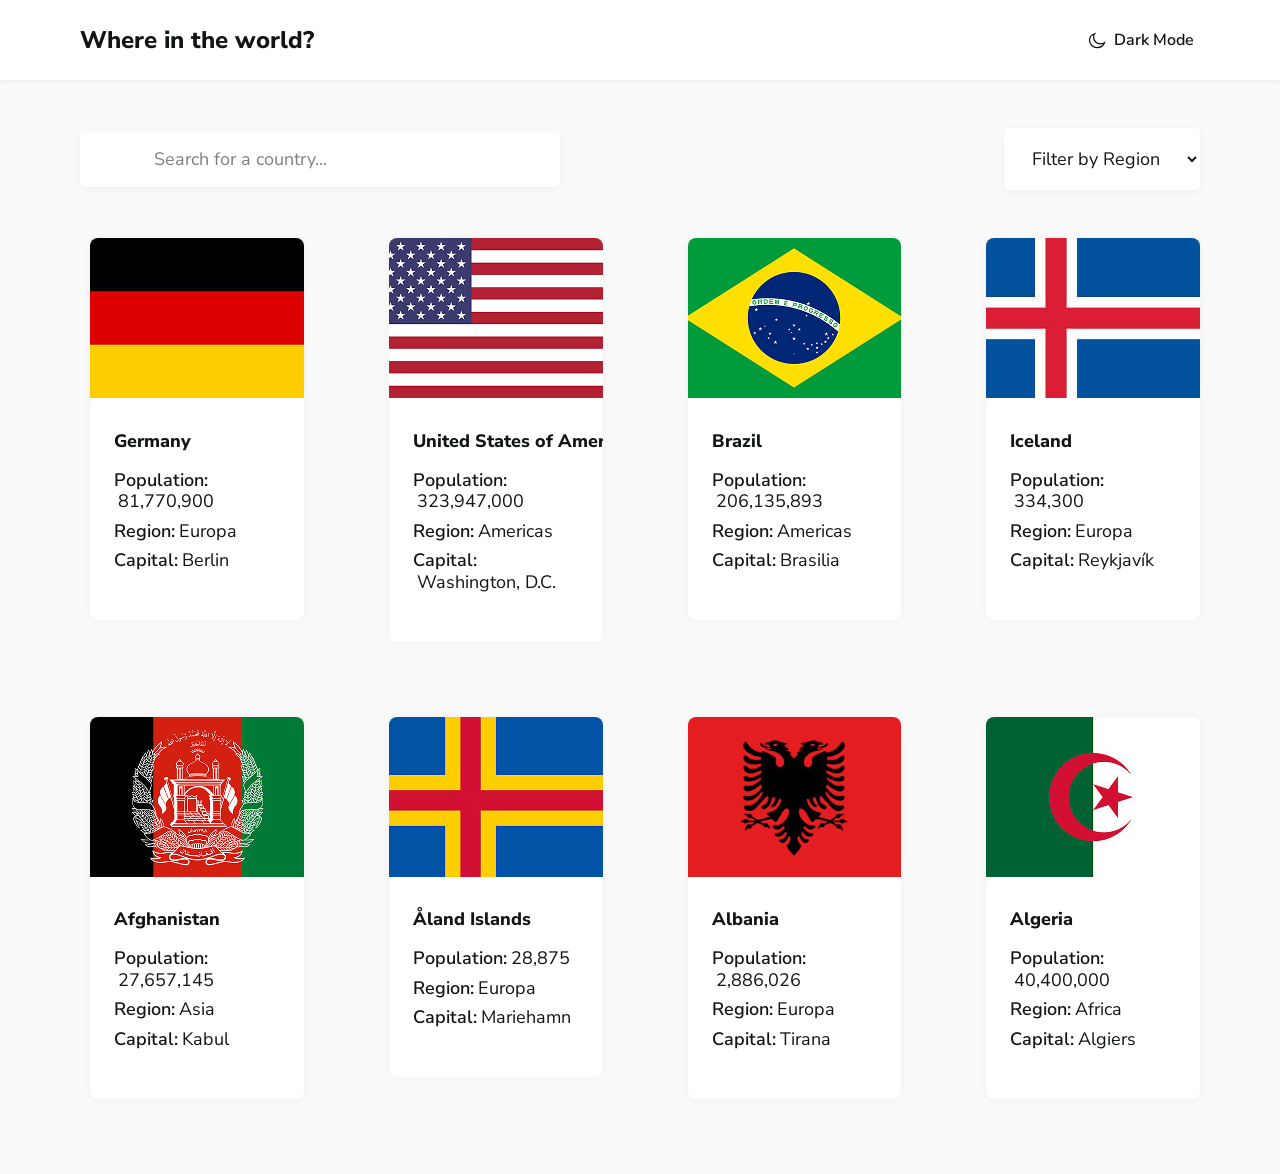
<file: index.html>
<!DOCTYPE html>
<html lang="en">
<head>
  <meta charset="UTF-8">
  <meta name="viewport" content="width=device-width, initial-scale=1.0">
  <title>Countries</title>
  <!-- META-TEG -->
  <meta name="author" content="Farrux Djalilov">
  <meta name="description" content="Information about this project country">
  <meta name="keywords" content="country">
  <!-- Font -->
  <link rel="preconnect" href="https://fonts.googleapis.com">
  <link rel="preconnect" href="https://fonts.gstatic.com" crossorigin>
  <link href="https://fonts.googleapis.com/css2?family=Nunito+Sans:ital,opsz,wght@0,6..12,200..1000;1,6..12,200..1000&display=swap" rel="stylesheet">
  <!-- Stylesheets -->
  <link rel="stylesheet" href="./asset/css/normalize.css">
  <link rel="stylesheet" href="./asset/css/styles.css">
</head>
<body>

  <!-- HEADER -->
   <header class="index-header">
    <div class="header-container flex-between container">
      <a class="site-header-logo" href="index.html">Where in the world?</a>
      <button class="site-header-toggler">
        <span class="site-header-toggler-inner">
          <svg class="site-header-toggler-inner-img" xmlns="http://www.w3.org/2000/svg" width="20" height="20"><path fill="#fff" fill-rule="evenodd" stroke="currentColor" stroke-width="1.25" d="M12.553 11.815c-3.884 0-7.034-2.887-7.034-6.447 0-1.343.448-2.586 1.212-3.618C3.691 2.695 1.5 5.331 1.5 8.438c0 3.9 3.45 7.062 7.704 7.062 3.389 0 6.266-2.007 7.296-4.796a7.458 7.458 0 0 1-3.947 1.111Z" clip-rule="evenodd"/></svg>
          <span class="site-header-toggler-inner-text">Dark Mode</span>
        </span>
      </button>
    </div>
   </header>

   <!-- MAIN -->
    <main class="main-content">
        <div class="container">
          <section>
            <!-- <h2>Filters</h2> -->
            <form class="filters" action="https://echo.htmlacademy.ru" method="GET">
              <input class="filters-search-input" placeholder="Search for a country..." name="search" type="text" aria-label="Country name" required>
              <select class="filters-region-select" name="region" aria-label="Region Lists">
                <option value="Filter by Region" selected disabled>Filter by Region</option>
                <option>Africa</option>
                <option>America</option>
                <option>Asia</option>
                <option>Europe</option>
                <option>Oceania</option>
              </select>
            </form>
          </section>

          <!-- Countries -->

          <section class="index-countries">
            <!-- <h2>Countries</h2> -->
             <ul class="index-countries-list">
              <li class="index-countries-item">
                <div class="index-country">
                  <img class="index-country-img" src="./asset/image/flag-germany.jpg" width="264" height="160" alt="Germany flag" srcset="./asset/image/flag-germany.jpg 1x, ./asset/image/flag-germany@2x.jpg 2x">
                  <div class="index-country-content">
                    <h3 class="index-country-name">
                      <a class="index-country-link" href="cuntry-page.html">Germany</a>
                    </h3>
                    <dl class="index-country-details">
                      <div class="index-country-details-item">
                        <dt class="index-country-details-title">Population:</dt>
                        <dd class="index-country-details-value">81,770,900</dd>
                      </div>
                      <div class="index-country-details-item">
                        <dt class="index-country-details-title">Region:</dt>
                        <dd class="index-country-details-value">Europa</dd>
                      </div>
                      <div class="index-country-details-item">
                        <dt class="index-country-details-title">Capital:</dt>
                        <dd class="index-country-details-value">Berlin</dd>
                      </div>
                    </dl>
                  </div>
                </div>
              </li>
              <li class="index-countries-item">
                <div class="index-country">
                  <img class="index-country-img" src="./asset/image/flag-america.jpg" width="264" height="160" alt="America flag" srcset="./asset/image/flag-america.jpg 1x, ./asset/image/flag-america@2x.jpg 2x">
                  <div class="index-country-content">
                    <h3 class="index-country-name">
                      <a class="index-country-link" href="cuntry-page.html">United States of America</a>
                    </h3>
                    <dl class="index-country-details">
                      <div class="index-country-details-item">
                        <dt class="index-country-details-title">Population:</dt>
                        <dd class="index-country-details-value">323,947,000</dd>
                      </div>
                      <div class="index-country-details-item">
                        <dt class="index-country-details-title">Region:</dt>
                        <dd class="index-country-details-value">Americas</dd>
                      </div>
                      <div class="index-country-details-item">
                        <dt class="index-country-details-title">Capital:</dt>
                        <dd class="index-country-details-value">Washington, D.C.</dd>
                      </div>
                    </dl>
                  </div>
                </div>
              </li>
              <li class="index-countries-item">
                <div class="index-country">
                  <img class="index-country-img" src="./asset/image/flag-brazil.jpg" width="264" height="160" alt="Brazil flag" srcset="./asset/image/flag-brazil.jpg 1x, ./asset/image/flag-brazil@2x.jpg 2x">
                  <div class="index-country-content">
                    <h3 class="index-country-name">
                      <a class="index-country-link" href="cuntry-page.html">Brazil</a>
                    </h3>
                    <dl class="index-country-details">
                      <div class="index-country-details-item">
                        <dt class="index-country-details-title">Population:</dt>
                        <dd class="index-country-details-value">206,135,893</dd>
                      </div>
                      <div class="index-country-details-item">
                        <dt class="index-country-details-title">Region:</dt>
                        <dd class="index-country-details-value">Americas</dd>
                      </div>
                      <div class="index-country-details-item">
                        <dt class="index-country-details-title">Capital:</dt>
                        <dd class="index-country-details-value">Brasilia</dd>
                      </div>
                    </dl>
                  </div>
                </div>
              </li>
              <li class="index-countries-item">
                <div class="index-country">
                  <img class="index-country-img" src="./asset/image/flag-island.jpg" width="264" height="160" alt="Island flag" srcset="./asset/image/flag-island.jpg 1x, ./asset/image/flag-island@2x.jpg 2x">
                  <div class="index-country-content">
                    <h3 class="index-country-name">
                      <a class="index-country-link" href="cuntry-page.html">Iceland</a>
                    </h3>
                    <dl class="index-country-details">
                      <div class="index-country-details-item">
                        <dt class="index-country-details-title">Population:</dt>
                        <dd class="index-country-details-value">334,300</dd>
                      </div>
                      <div class="index-country-details-item">
                        <dt class="index-country-details-title">Region:</dt>
                        <dd class="index-country-details-value">Europa</dd>
                      </div>
                      <div class="index-country-details-item">
                        <dt class="index-country-details-title">Capital:</dt>
                        <dd class="index-country-details-value">Reykjavík</dd>
                      </div>
                    </dl>
                  </div>
                </div>
              </li>
              <li class="index-countries-item">
                <div class="index-country">
                  <img class="index-country-img" src="./asset/image/flag-afghanistan.jpg" width="264" height="160" alt="Afghanistan flag" srcset="./asset/image/flag-afghanistan.jpg 1x, ./asset/image/flag-afghanistan@2x.jpg 2x">
                  <div class="index-country-content">
                    <h3 class="index-country-name">
                      <a class="index-country-link" href="cuntry-page.html">Afghanistan</a>
                    </h3>
                    <dl class="index-country-details">
                      <div class="index-country-details-item">
                        <dt class="index-country-details-title">Population:</dt>
                        <dd class="index-country-details-value">27,657,145</dd>
                      </div>
                      <div class="index-country-details-item">
                        <dt class="index-country-details-title">Region:</dt>
                        <dd class="index-country-details-value">Asia</dd>
                      </div>
                      <div class="index-country-details-item">
                        <dt class="index-country-details-title">Capital:</dt>
                        <dd class="index-country-details-value">Kabul</dd>
                      </div>
                    </dl>
                  </div>
                </div>
              </li>
              <li class="index-countries-item">
                <div class="index-country">
                  <img class="index-country-img" src="./asset/image/flag-aland.jpg" width="264" height="160" alt="Island flag" srcset="./asset/image/flag-aland.jpg 1x, ./asset/image/flag-aland@2x.jpg 2x">
                  <div class="index-country-content">
                    <h3 class="index-country-name">
                      <a class="index-country-link" href="cuntry-page.html">Åland Islands</a>
                    </h3>
                    <dl class="index-country-details">
                      <div class="index-country-details-item">
                        <dt class="index-country-details-title">Population:</dt>
                        <dd class="index-country-details-value">28,875</dd>
                      </div>
                      <div class="index-country-details-item">
                        <dt class="index-country-details-title">Region:</dt>
                        <dd class="index-country-details-value">Europa</dd>
                      </div>
                      <div class="index-country-details-item">
                        <dt class="index-country-details-title">Capital:</dt>
                        <dd class="index-country-details-value">Mariehamn</dd>
                      </div>
                    </dl>
                  </div>
                </div>
              </li>
              <li class="index-countries-item">
                <div class="index-country">
                  <img class="index-country-img" src="./asset/image/albania.jpg" width="264" height="160" alt="Albania flag" srcset="./asset/image/albania.jpg 1x, ./asset/image/albania@2x.jpg 2x">
                  <div class="index-country-content">
                    <h3 class="index-country-name">
                      <a class="index-country-link" href="cuntry-page.html">Albania</a>
                    </h3>
                    <dl class="index-country-details">
                      <div class="index-country-details-item">
                        <dt class="index-country-details-title">Population:</dt>
                        <dd class="index-country-details-value">2,886,026</dd>
                      </div>
                      <div class="index-country-details-item">
                        <dt class="index-country-details-title">Region:</dt>
                        <dd class="index-country-details-value">Europa</dd>
                      </div>
                      <div class="index-country-details-item">
                        <dt class="index-country-details-title">Capital:</dt>
                        <dd class="index-country-details-value">Tirana</dd>
                      </div>
                    </dl>
                  </div>
                </div>
              </li>
              <li class="index-countries-item">
                <div class="index-country">
                  <img class="index-country-img" src="./asset/image/algeria.jpg" width="264" height="160" alt="Algeria flag" srcset="./asset/image/algeria.jpg 1x, ./asset/image/algeria@2x.jpg 2x">
                  <div class="index-country-content">
                    <h3 class="index-country-name">
                      <a class="index-country-link" href="cuntry-page.html">Algeria</a>
                    </h3>
                    <dl class="index-country-details">
                      <div class="index-country-details-item">
                        <dt class="index-country-details-title">Population:</dt>
                        <dd class="index-country-details-value">40,400,000</dd>
                      </div>
                      <div class="index-country-details-item">
                        <dt class="index-country-details-title">Region:</dt>
                        <dd class="index-country-details-value">Africa</dd>
                      </div>
                      <div class="index-country-details-item">
                        <dt class="index-country-details-title">Capital:</dt>
                        <dd class="index-country-details-value">Algiers</dd>
                      </div>
                    </dl>
                  </div>
                </div>
              </li>
             </ul>
          </section>
      </div>
    </main>
  <!-- JS FILE -->
   <script src="./asset/js/main.js"></script>
</body>
</html>
</file>
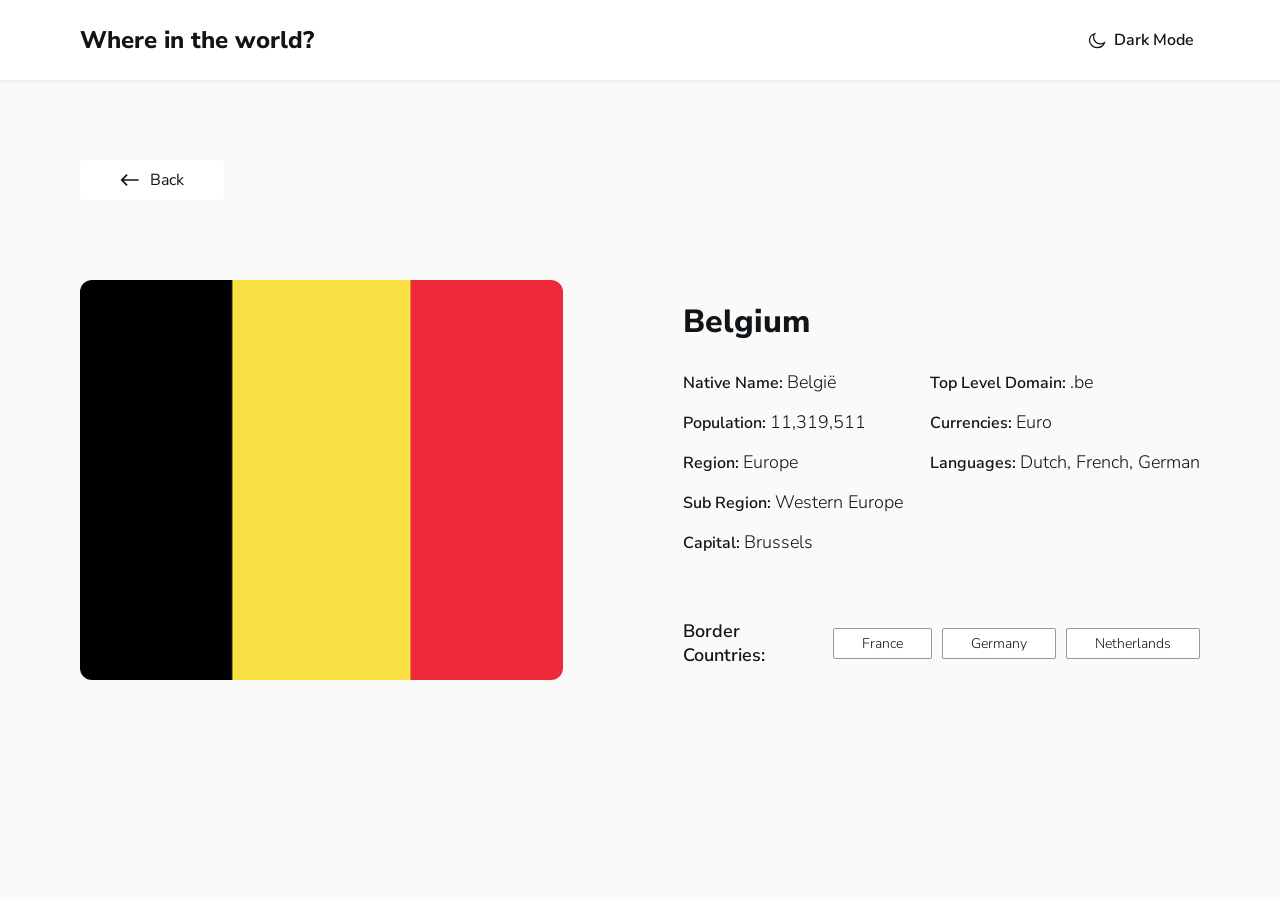
<file: cuntry-page.html>
<!DOCTYPE html>
<html lang="en">
<head>
  <meta charset="UTF-8">
  <meta name="viewport" content="width=device-width, initial-scale=1.0">
  <title>Countries</title>
  <!-- META-TEG -->
  <meta name="author" content="Farrux Djalilov">
  <meta name="description" content="Information about this project country">
  <meta name="keywords" content="country">
  <!-- Font -->
  <link rel="preconnect" href="https://fonts.googleapis.com">
  <link rel="preconnect" href="https://fonts.gstatic.com" crossorigin>
  <link href="https://fonts.googleapis.com/css2?family=Nunito+Sans:ital,opsz,wght@0,6..12,200..1000;1,6..12,200..1000&display=swap" rel="stylesheet">
  <!-- Stylesheets -->
  <link rel="stylesheet" href="./asset/css/normalize.css">
  <link rel="stylesheet" href="./asset/css/styles.css">
</head>
<body>

  <!-- HEADER -->
   <header class="index-header">
    <div class="header-container flex-between container">
      <a class="site-header-logo" href="index.html">Where in the world?</a>
      <button class="site-header-toggler">
        <span class="site-header-toggler-inner">
          <svg class="site-header-toggler-inner-img" xmlns="http://www.w3.org/2000/svg" width="20" height="20"><path fill="#fff" fill-rule="evenodd" stroke="currentColor" stroke-width="1.25" d="M12.553 11.815c-3.884 0-7.034-2.887-7.034-6.447 0-1.343.448-2.586 1.212-3.618C3.691 2.695 1.5 5.331 1.5 8.438c0 3.9 3.45 7.062 7.704 7.062 3.389 0 6.266-2.007 7.296-4.796a7.458 7.458 0 0 1-3.947 1.111Z" clip-rule="evenodd"/></svg>
          <span class="site-header-toggler-inner-text">Dark Mode</span>
        </span>
      </button>
    </div>
   </header>

   <!-- MAIN -->
    <main class="main-content main-content-inner">
        <div class="container">
          <a class="contry-page-back-link" href="index.html">
            <svg class="contry-page-back-icon" width="20" height="20" viewBox="0 0 20 20" xmlns="http://www.w3.org/2000/svg">
              <g id="call-made">
              <path id="Shape" fill-rule="evenodd" clip-rule="evenodd" d="M6.46447 4.10744L7.64298 5.28596L3.75389 9.17504L18.6031 9.17504L18.6031 10.825L3.75389 10.825L7.64298 14.714L6.46447 15.8926L0.57191 10L6.46447 4.10744Z" fill="currentColor"/>
              </g>
              </svg>
            <span class="contry-page-back-text">Back</span>
          </a>

          <!-- COUNTRY-FLAG-INFO -->

          <section class="contry-page-info-flag">
            <img class="contry-page-flag-image" src="./asset/image/flag-belgium.jpg" alt="Belgium flag" width="560" height="400" srcset="./asset/image/flag-belgium.jpg 1x, ./asset/image/flag-belgium@2x.jpg 2x">

            <!-- COUNTRY-PAGE INFO -->

            <div class="country-page-info">
              <h1 class="country-page-title">Belgium</h1>
              <div class="country-page-dls-wrapper">
                <dl class="contry-page-details">
                  <div class="country-page-details-item">
                    <dt class="country-page-details-title">Native Name:</dt>
                    <dd class="contry-page-details-value">België</dd>
                  </div>
                  <div class="country-page-details-item">
                    <dt class="country-page-details-title">Population:</dt>
                    <dd class="contry-page-details-value">11,319,511</dd>
                  </div>
                  <div class="country-page-details-item">
                    <dt class="country-page-details-title">Region:</dt>
                    <dd class="contry-page-details-value">Europe</dd>
                  </div>
                  <div class="country-page-details-item">
                    <dt class="country-page-details-title">Sub Region:</dt>
                    <dd class="contry-page-details-value">Western Europe</dd>
                  </div>
                  <div class="country-page-details-item">
                    <dt class="country-page-details-title">Capital:</dt>
                    <dd class="contry-page-details-value">Brussels</dd>
                  </div>
                </dl>
                <dl class="contry-page-details">
                  <div class="country-page-details-item">
                    <dt class="country-page-details-title">Top Level Domain:</dt>
                    <dd class="contry-page-details-value">.be</dd>
                  </div>
                  <div class="country-page-details-item">
                    <dt class="country-page-details-title">Currencies:</dt>
                    <dd class="contry-page-details-value">Euro</dd>
                  </div>
                  <div class="country-page-details-item">
                    <dt class="country-page-details-title">Languages:</dt>
                    <dd class="contry-page-details-value">Dutch, French, German</dd>
                  </div>
                </dl>
              </div>
              <div class="country-page-border-countries">
                <h2 class="country-page-border-countries-heading">Border Countries:</h2>
                <div class="country-page-border-countries-list">
                  <a class="country-page-border-countries-link" href="country.html">France</a>
                  <a class="country-page-border-countries-link" href="country.html">Germany</a>
                  <a class="country-page-border-countries-link" href="country.html">Netherlands</a>
                </div>
              </div>
            </div>
          </section>
        </div>
    </main>
  <!-- JS FILE -->
   <script src="./asset/js/main.js"></script>
</body>
</html>
</file>
<file: asset/css/styles.css>
/* VARIABLES */

:root {
  --font-primary: "Nunito Sans", Arial, sans-serif;
  --main-color: #111517;
  --main-color-80: rgba(17, 21, 23, .8);
  --main-color-60: rgba(17, 21, 23, .6);
  --body-bg: #FAFAFA;
  --text-color: #848484;
  --element-bg: #fff;
  --filters-color: #808080;
}

*:focus {
  outline: 2px dashed var(--main-color);
  outline-offset: 3px;
}

/* RESPONSIVE - HIDES */

.hide-desktop {
  display: block;
}
.hide-mobile {
  display: none;
}
a {
  white-space: nowrap;
  flex-shrink: 0;
}

/* UTILITY-CLASS */

.d-flex {
  display: flex;
}
.flex-center {
  display: flex;
  align-items: center;
  justify-content: center;
}
.flex-between {
  display: flex;
  align-items: center;
  justify-content: space-between;
}
.flex-items {
  display: flex;
  align-items: center;
}

/* Typography */

h1,
h2,
h3,
h4,
h5,
h6 {
  margin: 0;
  font-weight: 600;
  line-height: 1.2;
  color: var(--color-primary);
}

a {
  color: var(--link-color);
  text-decoration: none;
}

ul,
ol {
  list-style-type: none;
}

/* GLOBAL STYLES */

html {
  height: 100%;
  box-sizing: border-box;
  scroll-behavior: smooth;
}

*,
*::before,
*::after {
  box-sizing: inherit;
}

/* BODY */

body {
  padding: 0;
  margin: 0;
  font-size: 1.125rem;
  line-height: 1.2;
  font-family: var(--font-primary);
  min-height: 100vh;
  display: flex;
  flex-direction: column;
  background-color: var(--body-bg);
  transition: background-color .3s ease , color .3s ease;
}

.dark-mode {
  --main-color: #fff;
  --main-color-80: rgba(255, 255, 255, .8);
  --main-color-60: rgba(255, 255, 255, .6);
  --element-bg: #2B3844;
  --body-bg: #202C36;
  --filters-color: #fff;
}

img {
  max-width: 100%;
  height: auto;
}

/* CONTAINER */

.container {
  width: 100%;
  max-width: 1536px;
  padding-left: 80px;
  padding-right: 80px;
  margin-left: auto;
  margin-right: auto;
}

/* MAIN CONTENT */

.main-content {
  flex-grow: 1;
  padding-top: 48px;
  padding-bottom: 48px;
}
.main-content-inner {
  padding-top: 80px;
}


/* SITE START  */

/* HEADER */

.index-header {
  background-color: var(--element-bg);
  padding-top: 24px;
  padding-bottom: 24px;
  box-shadow: 0px 2px 4px 0px #0000000E;
  white-space: nowrap;
}
.header-container {
  padding: 0 80px;
}
.site-header-logo {
  font-size: 1.5rem;
  font-weight: 800;
  line-height: normal;
  transition: color .2s ease;
  color: var(--main-color);
}
.site-header-logo:hover {
  color: var(--main-color-80);
}
.site-header-logo:active {
  color: var(--main-color-60);
}
.site-header-toggler {
  border: 0;
  background-color: transparent;
  cursor: pointer;
}
.site-header-toggler:hover {
  opacity: 0.8;
}
.site-header-toggler:active {
  opacity: 0.6;
}
.site-header-toggler-inner {
  display: flex;
  align-items: center;
  color: var(--main-color);
}
.site-header-toggler-inner-img {
  width: 20px;
  height: 20px;
  object-fit: contain;
  margin-top: 3px;
}
.site-header-toggler-inner-text {
  font-size: 1rem;
  line-height: normal;
  font-weight: 600;
  margin-left: 6px;
}
/* MAIN */

.formation-container {
  margin-top: 48px;
  margin-bottom: 48px;
}
.filters {
  display: flex;
  align-items: center;
  justify-content: space-between;
  margin-bottom: 48px;
}
.filters-search-input {
  min-width: 480px;
  background-color: var(--element-bg);
  border: 0;
  padding: 18px 74px;
  color: var(--filters-color);
  border-radius: 5px;
  box-shadow: 0 2px 9px 0px #0000000E;
}
.filters-search-input::placeholder {
  color: var(--filters-color);
}
.filters-region-select {
  padding: 18px 24px;
  border-radius: 5px;
  box-shadow: 0 2px 9px 0px #0000000E;
  border: 0;
  cursor: pointer;
  color: #111517;
  background-color: var(--element-bg);
}
.dark-mode .filters-region-select {
  color: #fff;
}

/* INDEX-COUNTRIES */

.index-countries-list {
  margin: 0;
  padding: 0;
  display: flex;
  flex-wrap: wrap;
  margin-left: -75px;
  margin-bottom: -75px;
}
.index-countries-item {
  width: calc(25% - 85px);
  margin-left: 85px;
  margin-bottom: 75px;
}

/* INDEX-COUNTRY */

.index-country {
  background-color: var(--element-bg);
  border-radius: 8px;
  overflow: hidden;
  color: var(--main-color);
  box-shadow: 0px 0px 7px 2px #00000008;
}
.index-country {
  color: var(--main-color);
}
.index-country-img {
  width: 100%;
  height: 160px;
  object-fit: cover;
}
.index-country-content {
  padding: 24px 24px 48px;
}
.index-country-name {
  margin-top: 0;
  margin-bottom: 16px;
  font-size: 18px;
  line-height: 26px;
  font-weight: 800;

}
.index-country-details {
  margin: 0;
}
.index-country-details-item {
  display: flex;
  flex-wrap: wrap;
}
.index-country-details-item:not(:last-child) {
  margin-bottom: 8px;
}
.index-country-details-title {
  font-weight: 600;
}
.index-country-details-value {
  margin-left: 4px;
}

/* COUNTRY PAGE */

.contry-page-back-link {
  display: inline-flex;
  align-items: center;
  color: var(--main-color);
  background-color: var(--element-bg);
  padding: 10px 40px;
  border-radius: 6px;
  box-shadow: 0 0 7 0 #0000004B;
  margin-bottom: 80px;
}
.contry-page-back-icon {
  width: 20px;
  height: 20px;
  object-fit: contain;
  margin-right: 10px;
}
.contry-page-back-text {
  font-size: 16px;
  line-height: 20px;
}

.contry-page-info-flag {
  display: flex;
}
.contry-page-flag-image {
  width: 560px;
  height: 400px;
  object-fit: cover;
  border: 0;
  border-radius: 12px;
  margin-right: 120px;
  overflow: hidden;
}

.country-page-info {
  width: 600px;
  padding-top: 20px;
}
.country-page-title {
  margin-top: 0;
  margin-bottom: 24px;
  font-size: 32px;
  line-height: normal;
  font-weight: 800;
  color: var(--main-color);
}
.country-page-dls-wrapper {
  display: flex;
  justify-content: space-between;
  margin-bottom: 60px;
  color: var(--main-color);
}
.contry-page-details {
  margin: 0;
  padding: 0;
}
.country-page-details-item {
  display: flex;
  align-items: center;
}
.country-page-details-item:not(:last-child) {
  margin-bottom: 8px;
}
.country-page-details-title {
  font-weight: 600;
  margin-right: 4px;
  font-size: 16px;
  line-height: 32px;
}
.contry-page-details-value {
  margin: 0;
  font-weight: 300;
}

.country-page-border-countries {
  display: flex;
  align-items: center;
  margin: 0;
  color: var(--main-color);
}
.country-page-border-countries-heading {
  font-size: 18px;
  line-height: 24px;
  font-weight: 600;
  margin-top: 0;
  margin-bottom: 0;
  margin-right: 15px;
}
.country-page-border-countries-list {
  display: flex;
  align-items: center;
}
.country-page-border-countries-link {
  padding: 5px 28px;
  background-color: var(--element-bg);
  font-weight: 300;
  font-size: 14px;
  line-height: normal;
  border-radius: 2px;
  border: 1px solid #979797;
}
.country-page-border-countries-link:hover {
  opacity: .8;
}
.country-page-border-countries-link:active {
  opacity: .6;
}
.country-page-border-countries-link:not(:last-child) {
  margin-right: 10px;
}
</file>
